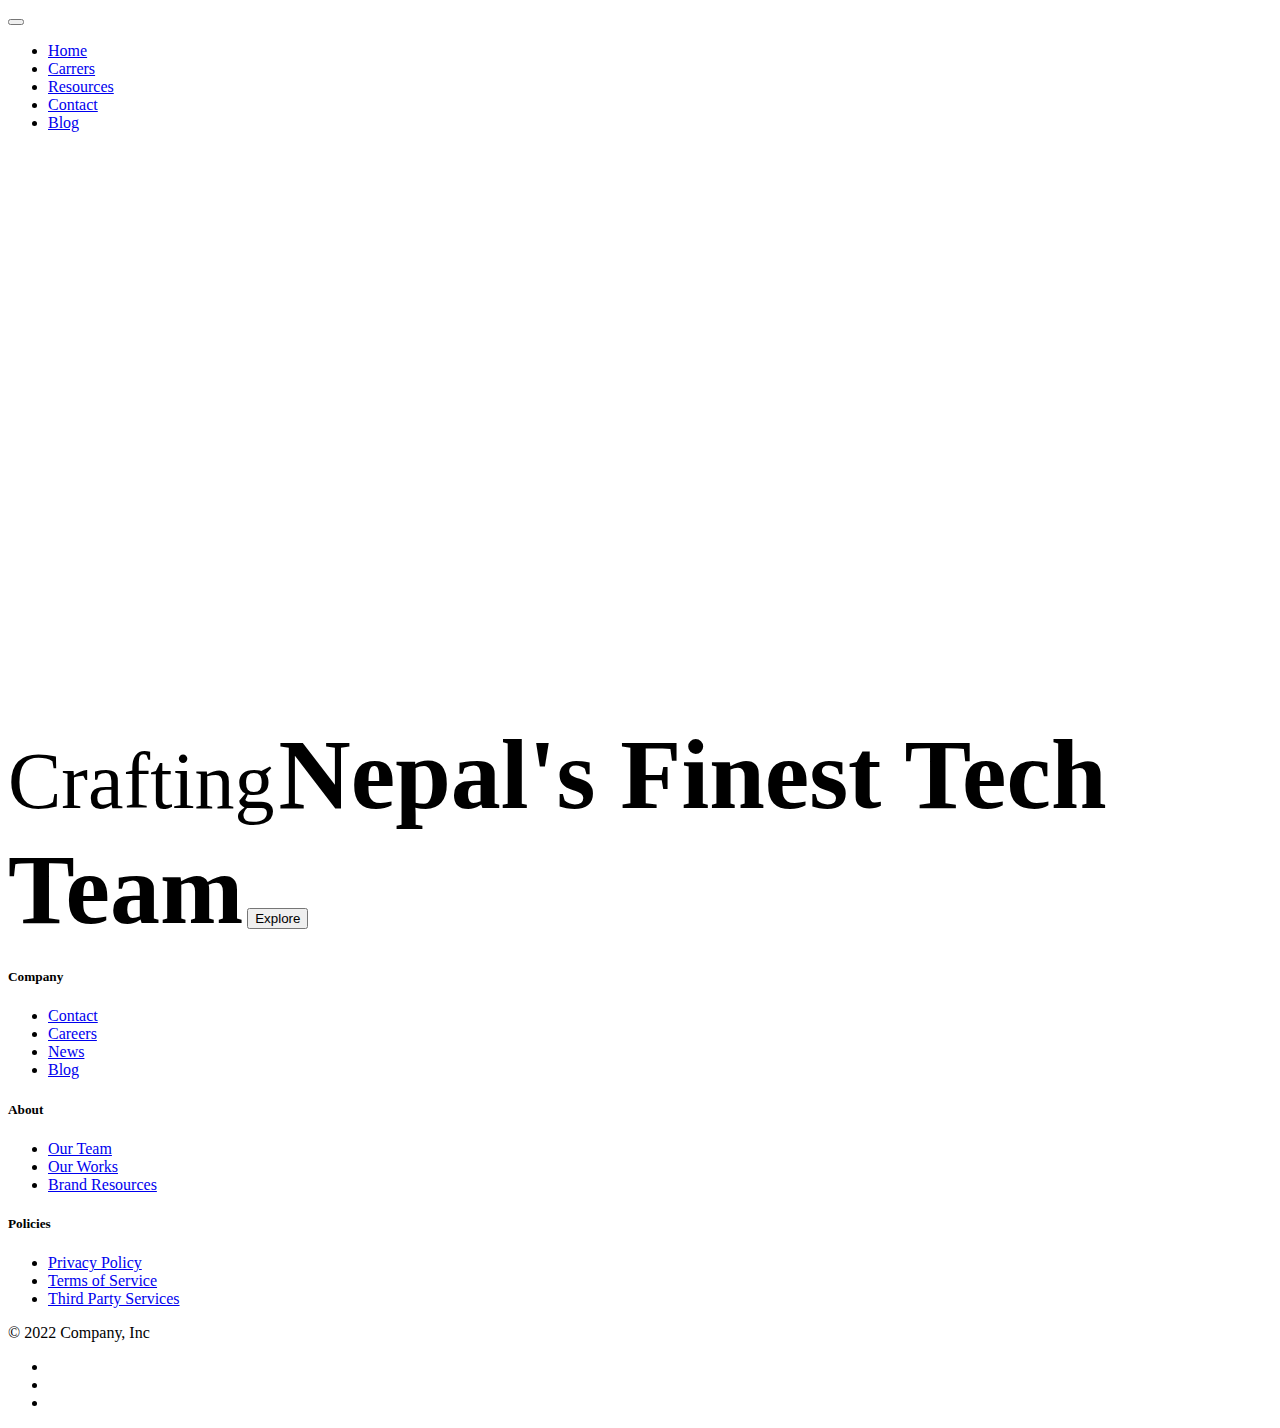
<file: index.html>
<!DOCTYPE html>
<html lang="en">
  <head>
    <meta charset="UTF-8" />
    <meta http-equiv="X-UA-Compatible" content="IE=edge" />
    <meta name="viewport" content="width=device-width, initial-scale=1.0" />
    <link rel="stylesheet" href="style.css">
    <link
      rel="stylesheet"
      href="https://cdnjs.cloudflare.com/ajax/libs/font-awesome/6.2.1/css/all.min.css"
      integrity="sha512-MV7K8+y+gLIBoVD59lQIYicR65iaqukzvf/nwasF0nqhPay5w/9lJmVM2hMDcnK1OnMGCdVK+iQrJ7lzPJQd1w=="
      crossorigin="anonymous"
      referrerpolicy="no-referrer"
    />
    <link
      href="https://cdn.jsdelivr.net/npm/bootstrap@5.3.0-alpha1/dist/css/bootstrap.min.css"
      rel="stylesheet"
      integrity="sha384-GLhlTQ8iRABdZLl6O3oVMWSktQOp6b7In1Zl3/Jr59b6EGGoI1aFkw7cmDA6j6gD"
      crossorigin="anonymous"
    />
    <script type="module" src="main.js"></script>
    <script
      src="https://cdn.jsdelivr.net/npm/bootstrap@5.3.0-alpha1/dist/js/bootstrap.bundle.min.js"
      integrity="sha384-w76AqPfDkMBDXo30jS1Sgez6pr3x5MlQ1ZAGC+nuZB+EYdgRZgiwxhTBTkF7CXvN"
      crossorigin="anonymous"
    ></script>
    <title>Home</title>
  </head>
  <body class="bg-primary">
    <div class="container">
      <my-header>

      </my-header>
      <div class="row my-2 p-5">
        <div class="col-lg-6">
          <img src="img/robot.png" alt="Robotimg">
        </div>
        <div class="col-lg-6 text-white h1 p-4 ml-1">
          <span class="d-block" style="font-size:80px;">Crafting</span>
          <span class="d-block" style="font-size:100px; font-weight:bolder">Nepal's Finest Tech Team</span>
          <a href="#">
            <button class="btn btn-outline-danger text-white">Explore</button>
          </a>
        </div>
      </div>
      <my-footer></my-footer>
    </div>
  </body>
</html>
</file>
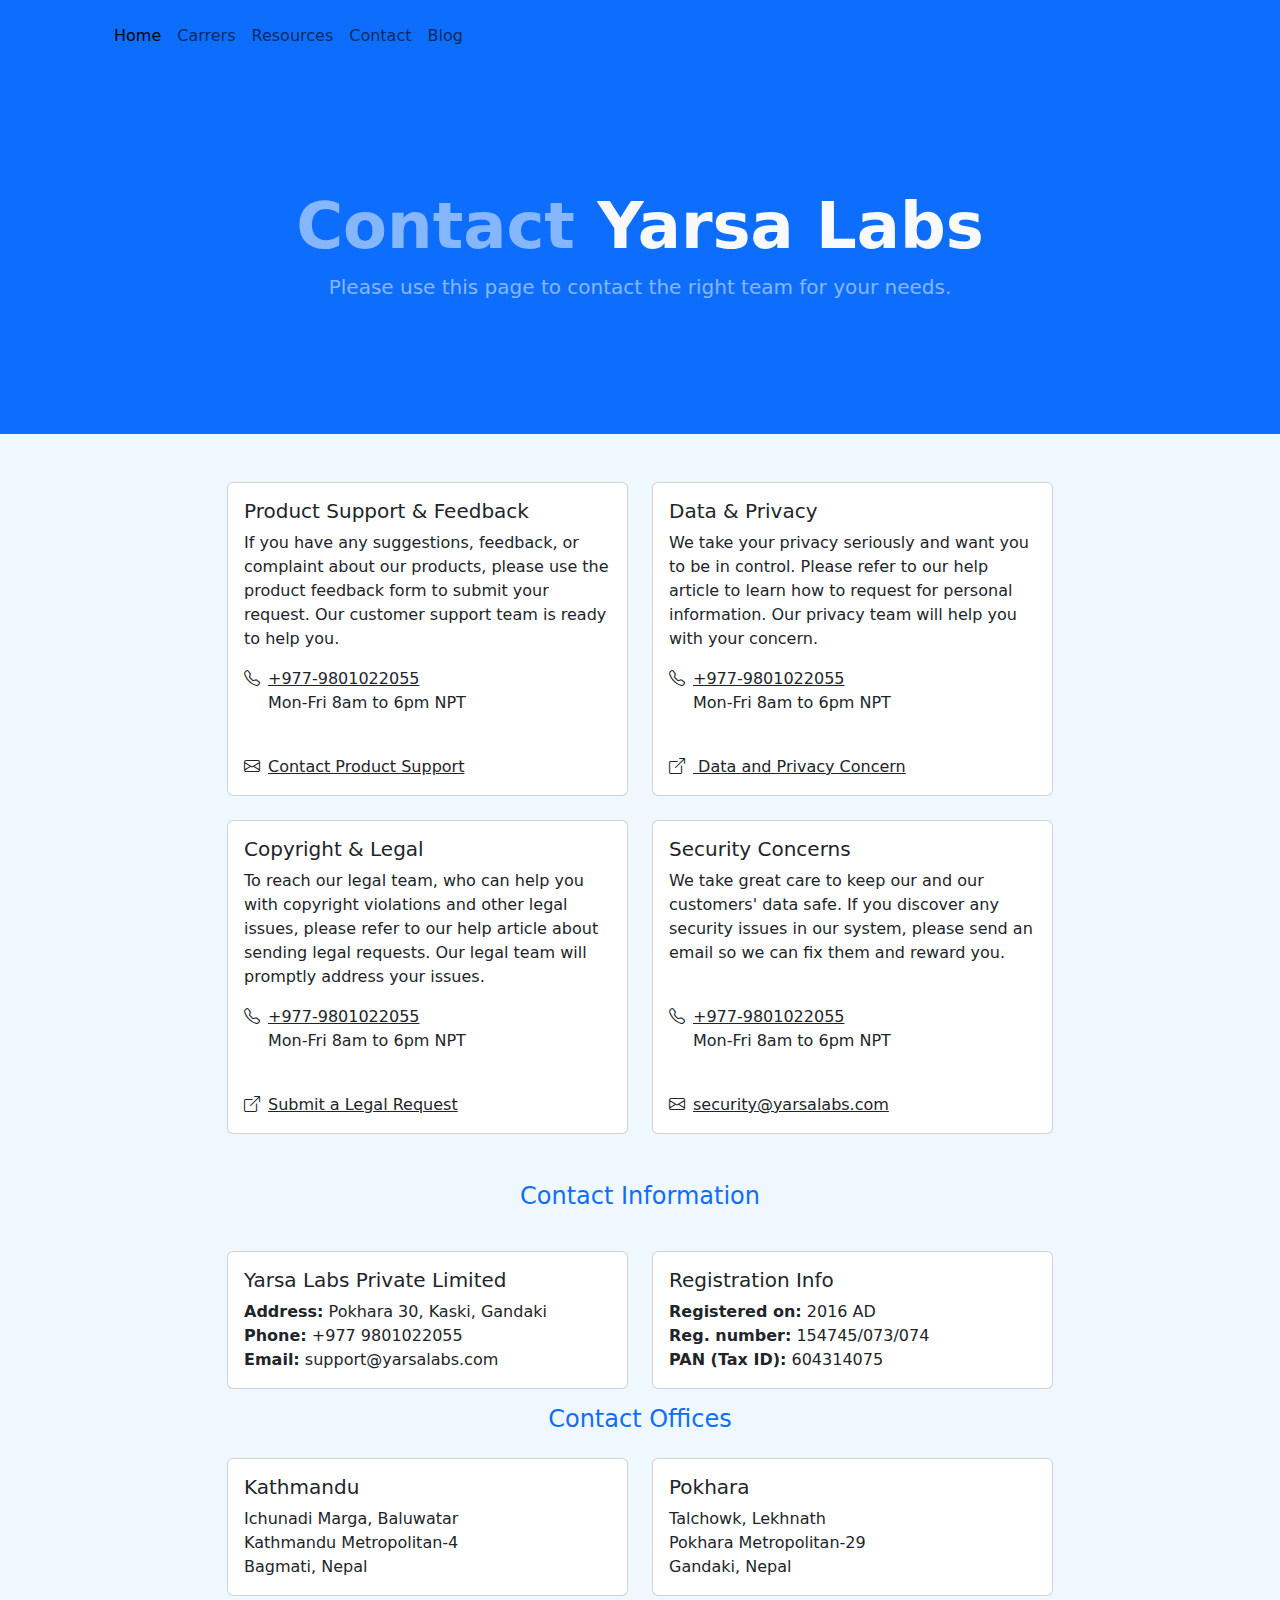
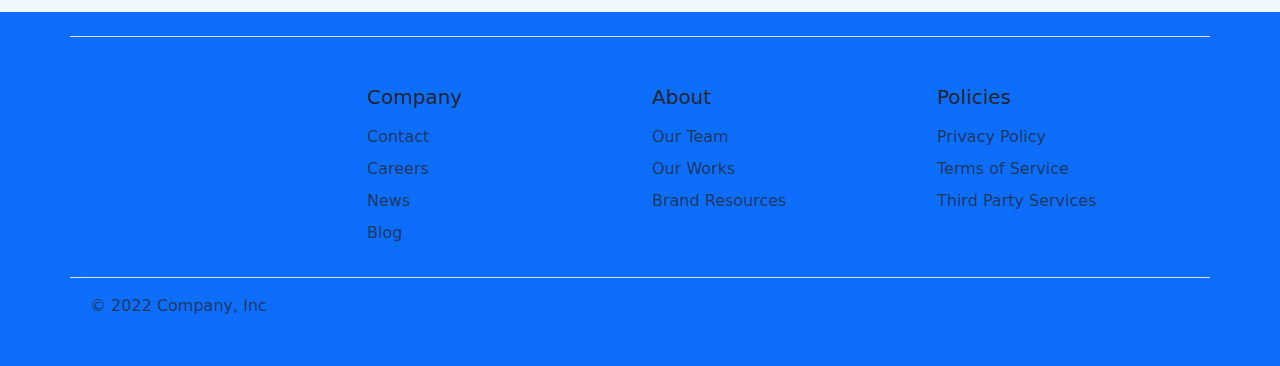
<file: Contact.html>
<!DOCTYPE html>
<html lang="en">
  <head>
    <meta charset="UTF-8" />
    <meta http-equiv="X-UA-Compatible" content="IE=edge" />
    <meta name="viewport" content="width=device-width, initial-scale=1.0" />
    <title>Contact Yarsa Labs</title>
    <script type="module" src="main.js"></script>
    <link
      rel="stylesheet"
      href="https://cdnjs.cloudflare.com/ajax/libs/font-awesome/6.2.1/css/all.min.css"
      integrity="sha512-MV7K8+y+gLIBoVD59lQIYicR65iaqukzvf/nwasF0nqhPay5w/9lJmVM2hMDcnK1OnMGCdVK+iQrJ7lzPJQd1w=="
      crossorigin="anonymous"
      referrerpolicy="no-referrer"
    />
    <link
      rel="stylesheet"
      href="https://cdn.jsdelivr.net/npm/bootstrap-icons@1.10.3/font/bootstrap-icons.css"
    />
    <link
      rel="stylesheet"
      href="https://cdn.jsdelivr.net/npm/bootstrap@5.3.0-alpha1/dist/css/bootstrap.min.css"
    />
    <link
      rel="stylesheet"
      href="https://cdn.jsdelivr.net/npm/bootstrap@5.3.0-alpha1/dist/js/bootstrap.bundle.min.js"
    />
  </head>
  <body class="bg-primary">
    <div class="container">
      <my-header></my-header>
    </div>
    <div
      class="container-fluid d-flex align-items-center justify-content-center"
      style="height: 362px"
    >
      <div class="container text-center">
        <h1 class="text-light" style="font-size: 4em">
          <strong
            ><span class="text-white-50">Contact</span> Yarsa Labs
          </strong>
        </h1>

        <p class="text-white-50" style="font-size: 20px">
          Please use this page to contact the right team for your needs.
        </p>
      </div>
    </div>
    <div
      class="container-fluid d-flex align-items-center justify-content-center pt-5 pb-5"
      style="background-color: aliceblue"
    >
      <div class="row row-cols-1 row-cols-md-2 g-4" style="width: 850px">
        <div class="col">
          <div class="card">
            <div class="card-body">
              <h5 class="card-title">Product Support & Feedback</h5>
              <p class="card-text">
                If you have any suggestions, feedback, or complaint about our
                products, please use the product feedback form to submit your
                request. Our customer support team is ready to help you.
              </p>
              <i class="bi bi-telephone me-2"></i
              ><span class="text-decoration-underline">+977-9801022055</span>
              <p class="ms-4">Mon-Fri 8am to 6pm NPT</p>
              <br />
              <i class="bi bi-envelope me-2"></i
              ><span class="text-decoration-underline"
                >Contact Product Support</span
              >
            </div>
          </div>
        </div>
        <div class="col">
          <div class="card">
            <div class="card-body">
              <h5 class="card-title">Data & Privacy</h5>
              <p class="card-text">
                We take your privacy seriously and want you to be in control.
                Please refer to our help article to learn how to request for
                personal information. Our privacy team will help you with your
                concern.
              </p>
              <i class="bi bi-telephone me-2"></i
              ><span class="text-decoration-underline">+977-9801022055</span>
              <p class="ms-4">Mon-Fri 8am to 6pm NPT</p>
              <br />
              <i class="bi bi-box-arrow-up-right me-2"></i
              ><span class="text-decoration-underline">
                Data and Privacy Concern
              </span>
            </div>
          </div>
        </div>
        <div class="col">
          <div class="card">
            <div class="card-body">
              <h5 class="card-title">Copyright & Legal</h5>
              <p class="card-text">
                To reach our legal team, who can help you with copyright
                violations and other legal issues, please refer to our help
                article about sending legal requests. Our legal team will
                promptly address your issues.
              </p>
              <i class="bi bi-telephone me-2"></i
              ><span class="text-decoration-underline">+977-9801022055</span>
              <p class="ms-4">Mon-Fri 8am to 6pm NPT</p>
              <br />
              <i class="bi bi-box-arrow-up-right me-2"></i
              ><span class="text-decoration-underline"
                >Submit a Legal Request</span
              >
            </div>
          </div>
        </div>
        <div class="col">
          <div class="card">
            <div class="card-body">
              <h5 class="card-title">Security Concerns</h5>
              <p class="card-text">
                We take great care to keep our and our customers' data safe. If
                you discover any security issues in our system, please send an
                email so we can fix them and reward you.
              </p>
              <br />
              <i class="bi bi-telephone me-2"></i
              ><span class="text-decoration-underline">+977-9801022055</span>
              <p class="ms-4">Mon-Fri 8am to 6pm NPT</p>
              <br />
              <i class="bi bi-envelope me-2"></i
              ><span class="text-decoration-underline"
                >security@yarsalabs.com</span
              >
            </div>
          </div>
        </div>
      </div>
    </div>
    <div class="container-fluid" style="background-color: aliceblue">
      <h4 class="text-center text-primary">Contact Information</h4>
      <div
        class="container-fluid d-flex align-items-center justify-content-center"
      >
        <div class="row row-cols-1 row-cols-md-2 g-4 mt-2" style="width: 850px">
          <div class="col">
            <div class="card">
              <div class="card-body">
                <h5 class="card-title">Yarsa Labs Private Limited</h5>
                <span class="card-text"
                  ><strong>Address:</strong> Pokhara 30, Kaski, Gandaki</span
                ><br />
                <span class="card-text"
                  ><strong>Phone:</strong> +977 9801022055</span
                ><br />
                <span class="card-text"
                  ><strong>Email:</strong> support@yarsalabs.com</span
                >
              </div>
            </div>
          </div>
          <div class="col">
            <div class="card">
              <div class="card-body">
                <h5 class="card-title">Registration Info</h5>
                <span class="card-text"
                  ><strong>Registered on:</strong> 2016 AD</span
                ><br />
                <span class="card-text"
                  ><strong>Reg. number:</strong> 154745/073/074</span
                ><br />
                <span class="card-text"
                  ><strong>PAN (Tax ID):</strong> 604314075</span
                >
              </div>
            </div>
          </div>
        </div>
      </div>
      <h4 class="text-center text-primary mt-3">Contact Offices</h4>
      <div
        class="container-fluid d-flex align-items-center justify-content-center p-3"
      >
        <div class="row row-cols-1 row-cols-md-2 g-4" style="width: 850px">
          <div class="col">
            <div class="card">
              <div class="card-body">
                <h5 class="card-title">Kathmandu</h5>
                <span class="card-text">Ichunadi Marga, Baluwatar</span><br />
                <span class="card-text">Kathmandu Metropolitan-4</span><br />
                <span class="card-text">Bagmati, Nepal</span>
              </div>
            </div>
          </div>
          <div class="col">
            <div class="card">
              <div class="card-body">
                <h5 class="card-title">Pokhara</h5>
                <span class="card-text">Talchowk, Lekhnath</span><br />
                <span class="card-text">Pokhara Metropolitan-29</span><br />
                <span class="card-text">Gandaki, Nepal</span>
              </div>
            </div>
          </div>
        </div>
      </div>
    </div>
    <div class="container bg-primary mt-4">
      <my-footer></my-footer>
    </div>
  </body>
</html>
</file>
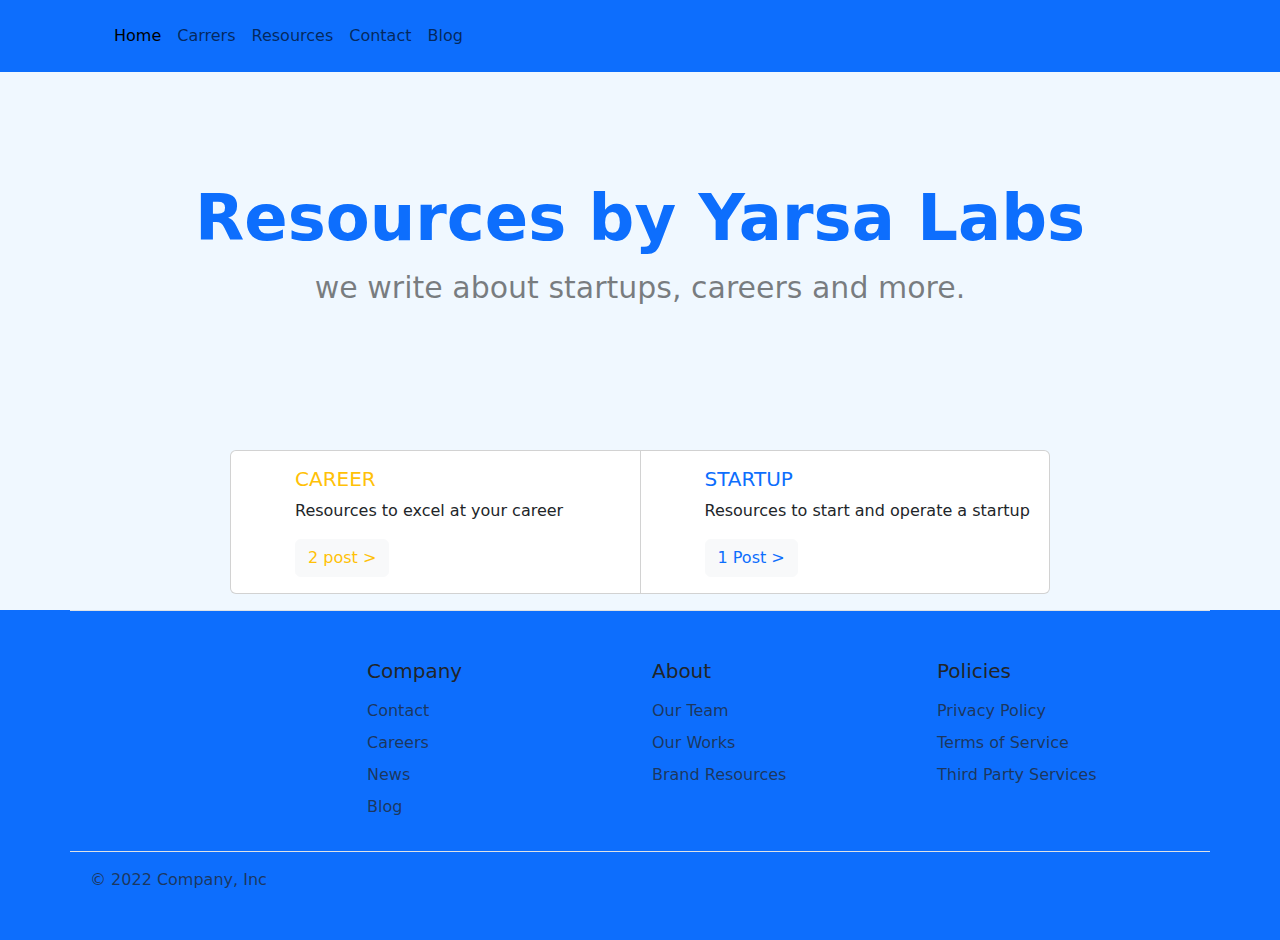
<file: Resources.html>
<!DOCTYPE html>
<html lang="en">
  <head>
    <meta charset="UTF-8" />
    <meta http-equiv="X-UA-Compatible" content="IE=edge" />
    <meta name="viewport" content="width=device-width, initial-scale=1.0" />
    <title>Resources by Yarsa Labs</title>
    <link
    rel="stylesheet"
    href="https://cdnjs.cloudflare.com/ajax/libs/font-awesome/6.2.1/css/all.min.css"
    integrity="sha512-MV7K8+y+gLIBoVD59lQIYicR65iaqukzvf/nwasF0nqhPay5w/9lJmVM2hMDcnK1OnMGCdVK+iQrJ7lzPJQd1w=="
    crossorigin="anonymous"
    referrerpolicy="no-referrer"
  />
    <link
      rel="stylesheet"
      href="https://cdn.jsdelivr.net/npm/bootstrap@5.3.0-alpha1/dist/css/bootstrap.min.css"
    />
    <link
      rel="stylesheet"
      href="https://cdn.jsdelivr.net/npm/bootstrap@5.3.0-alpha1/dist/js/bootstrap.bundle.min.js"
    />
    <script type="module" src="main.js"></script>
  </head>
  <body class="bg-primary">
    <div class="container">
      <my-header>
      </my-header>
    </div>
    <div
      class="container-fluid d-flex align-items-center justify-content-center"
      style="height: 362px; background-color: aliceblue"
    >
      <div class="container text-center">
        <h1 class="text-primary" style="font-size: 4em">
          <strong>Resources by Yarsa Labs </strong>
        </h1>

        <p class="text-black-50" style="font-size: 30px">
          we write about startups, careers and more.
        </p>
      </div>
    </div>
    <div class="container-fluid d-flex align-items-center justify-content-center p-3" style="background-color: aliceblue;">
      <div class="card-group me-5 ms-5" style="width: 820px">
        <div class="card">
          <div class="card-body ms-5">
            <h5 class="card-title text-warning">CAREER</h5>
            <p class="card-text">Resources to excel at your career</p>
            <a href="#" class="btn btn-light text-warning">2 post ></a>
          </div>
        </div>
        <div class="card">
          <div class="card-body ms-5">
            <h5 class="card-title text-primary">STARTUP</h5>
            <p class="card-text">Resources to start and operate a startup</p>
            <a href="#" class="btn btn-light text-primary">1 Post ></a>
          </div>
        </div>
      </div>
    </div>
      <div class="container">
        <my-footer></my-footer>
      </div>
  </body>
</html>
</file>
<file: style.css>
/* Sticky footer styles
-------------------------------------------------- */
html {
    position: relative;
    min-height: 100%;
  }
  
  /* Custom page CSS
  -------------------------------------------------- */
  /* Not required for template or sticky footer method. */  
.foot-container {
    width: auto;
    max-width: 680px;
    padding: 0 15px;
  }
</file>
